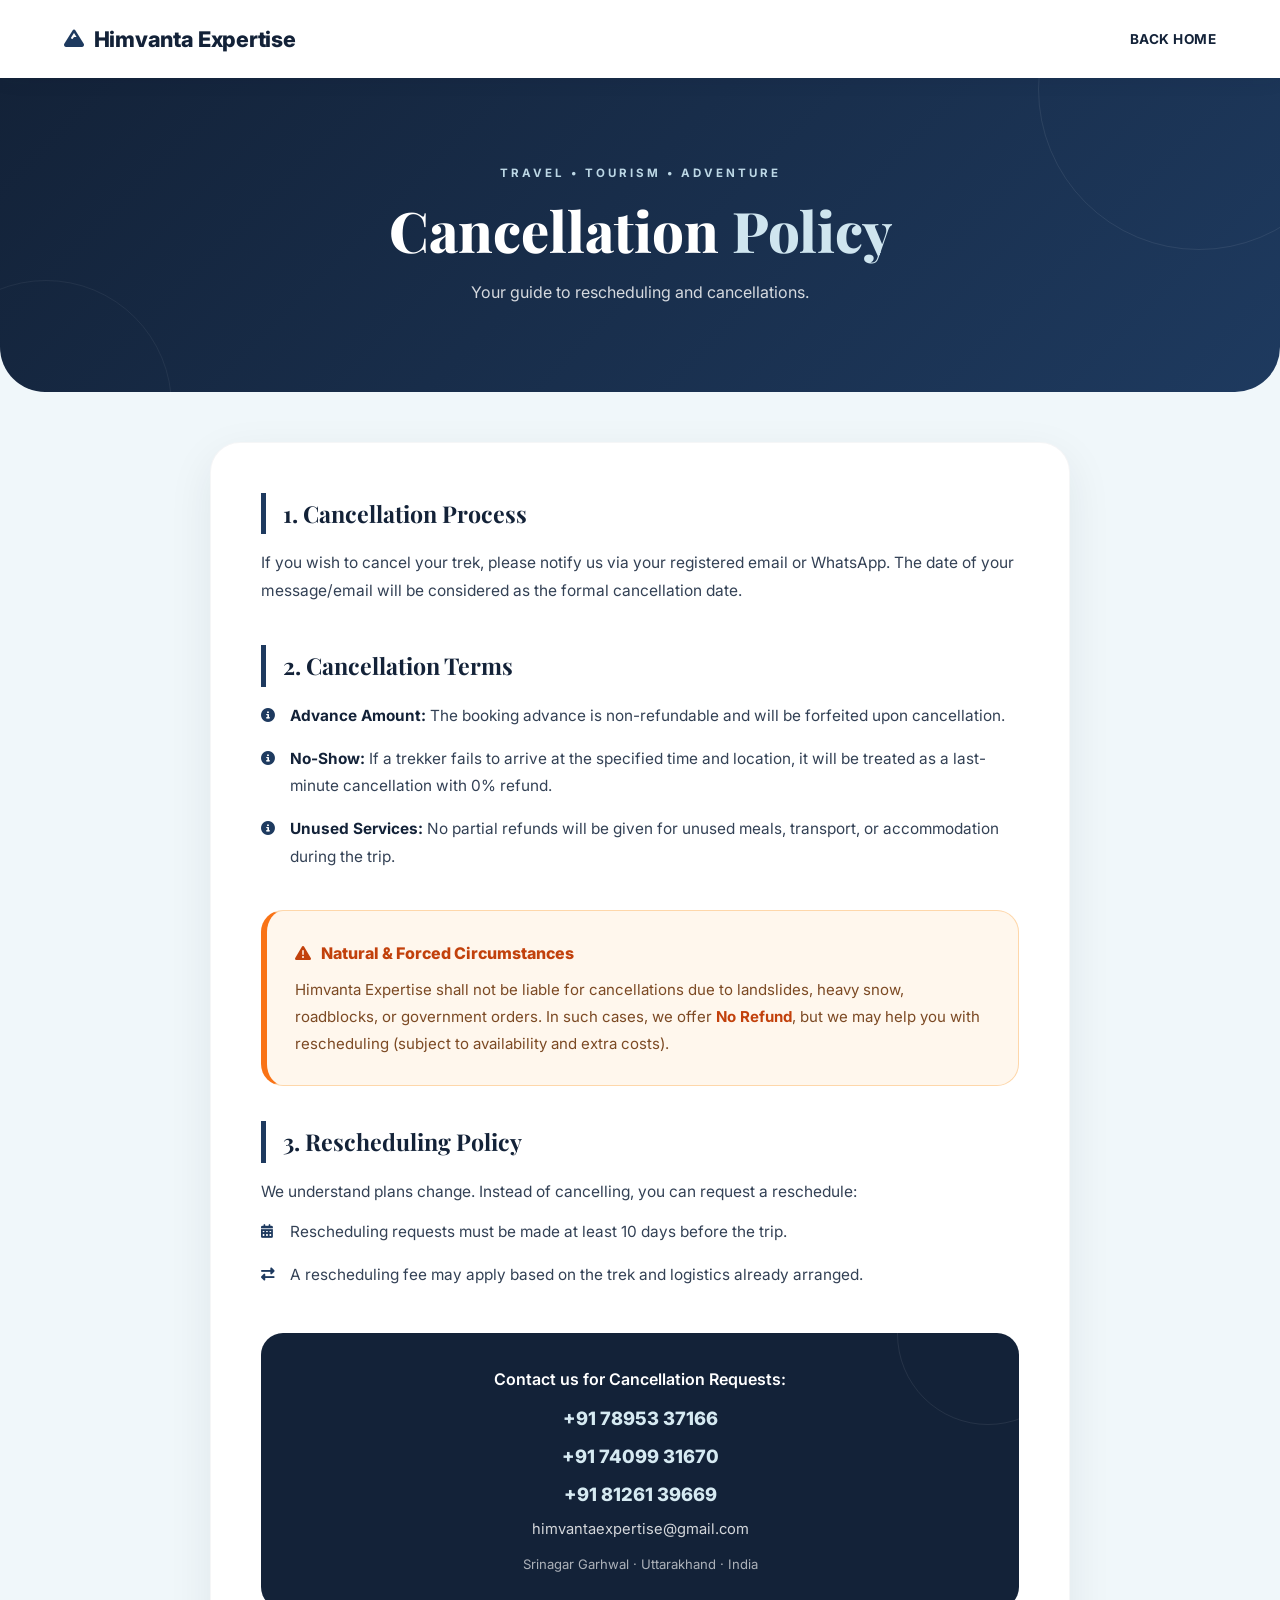
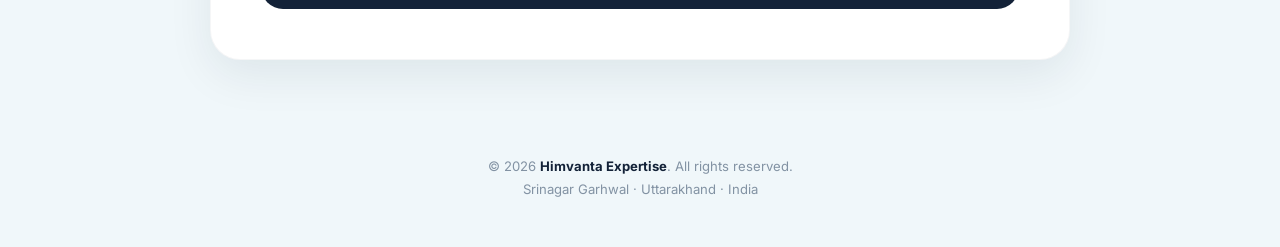
<file: cancellation.html>
<!DOCTYPE html>
<html lang="en">
<head>
    <meta charset="UTF-8">
    <meta name="viewport" content="width=device-width, initial-scale=1.0">

    <title>Cancellation Policy | Himvanta Expertise</title>

    <link rel="icon" type="image/jpeg" href="assets/LOGO.jpeg">
    <link rel="apple-touch-icon" href="assets/LOGO.jpeg">

    <link rel="stylesheet"
          href="https://cdnjs.cloudflare.com/ajax/libs/font-awesome/6.4.0/css/all.min.css">

    <link href="https://fonts.googleapis.com/css2?family=Inter:wght@300;400;500;600;700;800&family=Playfair+Display:wght@600;700;800&display=swap"
          rel="stylesheet">

    <style>
        * {
            margin: 0;
            padding: 0;
            box-sizing: border-box;
        }

        :root {
            --primary: #132238;
            --primary-light: #1e3a5f;
            --snow: #e8f4f8;
            --snow-light: #f0f7fa;
            --text: #334155;
            --muted: #64748b;
            --white: #ffffff;
            --border: #dbe7ed;
            --warning-bg: #fff7ed;
            --warning-border: #fed7aa;
            --warning-text: #c2410c;
            --shadow: 0 15px 45px rgba(19, 34, 56, 0.08);
            --font-main: 'Inter', sans-serif;
            --font-heading: 'Playfair Display', serif;
        }

        html {
            scroll-behavior: smooth;
        }

        body {
            font-family: var(--font-main);
            line-height: 1.8;
            color: var(--text);
            background: var(--snow-light);
        }

        .container {
            max-width: 900px;
            margin: 0 auto;
            padding: 0 20px;
        }

        /* =========================
           NAVBAR
        ========================= */

        nav {
            height: 78px;
            background: rgba(255, 255, 255, 0.98);
            display: flex;
            align-items: center;
            justify-content: space-between;
            padding: 0 5%;
            box-shadow: 0 2px 18px rgba(19, 34, 56, 0.08);
            position: sticky;
            top: 0;
            z-index: 1000;
        }

        .brand {
            display: flex;
            align-items: center;
            gap: 10px;
            text-decoration: none;
            color: var(--primary);
            font-size: 1.35rem;
            font-weight: 800;
            letter-spacing: -0.3px;
        }

        .brand i {
            color: var(--primary-light);
            font-size: 1.25rem;
        }

        .back-home {
            text-decoration: none;
            color: var(--primary);
            font-size: 0.85rem;
            font-weight: 700;
            letter-spacing: 0.5px;
            transition: 0.3s ease;
        }

        .back-home:hover {
            color: var(--primary-light);
        }

        /* =========================
           HEADER
        ========================= */

        .header {
            padding: 85px 0;
            text-align: center;
            background:
                linear-gradient(
                    135deg,
                    var(--primary),
                    var(--primary-light)
                );
            color: var(--white);
            border-radius: 0 0 45px 45px;
            position: relative;
            overflow: hidden;
        }

        .header::before {
            content: "";
            position: absolute;
            width: 320px;
            height: 320px;
            border: 1px solid rgba(255,255,255,0.08);
            border-radius: 50%;
            top: -150px;
            right: -80px;
        }

        .header::after {
            content: "";
            position: absolute;
            width: 250px;
            height: 250px;
            border: 1px solid rgba(255,255,255,0.06);
            border-radius: 50%;
            bottom: -140px;
            left: -80px;
        }

        .header .container {
            position: relative;
            z-index: 2;
        }

        .header-kicker {
            text-transform: uppercase;
            letter-spacing: 3px;
            font-size: 0.72rem;
            font-weight: 700;
            color: #bcd7e5;
            margin-bottom: 12px;
        }

        .header h1 {
            font-family: var(--font-heading);
            font-size: clamp(2.2rem, 5vw, 3.5rem);
            line-height: 1.2;
            font-weight: 800;
            margin-bottom: 15px;
        }

        .header h1 span {
            color: #cfe5ef;
        }

        .header p {
            max-width: 600px;
            margin: 0 auto;
            color: rgba(255,255,255,0.82);
            font-size: 1rem;
        }

        /* =========================
           CONTENT
        ========================= */

        main {
            position: relative;
        }

        .content-wrap {
            margin: 50px 0;
            background: var(--white);
            padding: 50px;
            border-radius: 30px;
            box-shadow: var(--shadow);
            border: 1px solid rgba(19, 34, 56, 0.04);
        }

        .section {
            margin-bottom: 40px;
        }

        .section:last-child {
            margin-bottom: 0;
        }

        .section h2 {
            color: var(--primary);
            font-family: var(--font-heading);
            font-size: 1.45rem;
            font-weight: 700;
            margin-bottom: 15px;
            padding-left: 17px;
            border-left: 5px solid var(--primary-light);
        }

        .section p {
            color: var(--text);
            font-size: 0.97rem;
        }

        /* =========================
           LIST
        ========================= */

        .list {
            list-style: none;
            margin-top: 12px;
        }

        .list li {
            margin-bottom: 15px;
            display: flex;
            gap: 13px;
            align-items: flex-start;
            color: var(--text);
            font-size: 0.96rem;
        }

        .list li i {
            color: var(--primary-light);
            margin-top: 7px;
            font-size: 0.85rem;
            min-width: 16px;
        }

        .list strong {
            color: var(--primary);
        }

        /* =========================
           WARNING BOX
        ========================= */

        .warning-box {
            background: var(--warning-bg);
            border: 1px solid var(--warning-border);
            padding: 28px;
            border-radius: 22px;
            border-left: 6px solid #f97316;
            margin: 35px 0;
        }

        .warning-box h4 {
            color: var(--warning-text);
            margin-bottom: 8px;
            font-size: 1rem;
            font-weight: 800;
        }

        .warning-box h4 i {
            margin-right: 7px;
        }

        .warning-box p {
            color: #7c4a24;
            font-size: 0.94rem;
        }

        .warning-box strong {
            color: var(--warning-text);
        }

        /* =========================
           CONTACT BOX
        ========================= */

        .contact-box {
            background: var(--primary);
            color: var(--white);
            padding: 32px 25px;
            border-radius: 22px;
            text-align: center;
            margin-top: 45px;
            position: relative;
            overflow: hidden;
        }

        .contact-box::before {
            content: "";
            position: absolute;
            width: 180px;
            height: 180px;
            border: 1px solid rgba(255,255,255,0.08);
            border-radius: 50%;
            right: -60px;
            top: -90px;
        }

        .contact-box p {
            position: relative;
            z-index: 2;
        }

        .contact-title {
            font-weight: 600;
            margin-bottom: 8px;
        }

        .contact-phone {
            color: #d6eaf2;
            font-weight: 800;
            font-size: 1.15rem;
            margin-top: 5px;
        }

        .contact-phone a {
            color: inherit;
            text-decoration: none;
        }

        .contact-email {
            color: rgba(255,255,255,0.82);
            font-size: 0.92rem;
            margin-top: 5px;
        }

        .contact-email a {
            color: inherit;
            text-decoration: none;
        }

        .contact-location {
            color: rgba(255,255,255,0.65);
            font-size: 0.82rem;
            margin-top: 10px;
        }

        /* =========================
           FOOTER
        ========================= */

        footer {
            text-align: center;
            padding: 45px 20px;
            color: #8292a3;
            font-size: 0.82rem;
            line-height: 1.8;
        }

        footer strong {
            color: var(--primary);
        }

        /* =========================
           RESPONSIVE
        ========================= */

        @media (max-width: 768px) {

            nav {
                height: 70px;
                padding: 0 20px;
            }

            .brand {
                font-size: 1.15rem;
            }

            .back-home {
                font-size: 0.75rem;
            }

            .header {
                padding: 65px 0;
                border-radius: 0 0 30px 30px;
            }

            .header h1 {
                font-size: 2.2rem;
            }

            .header p {
                font-size: 0.92rem;
                padding: 0 10px;
            }

            .content-wrap {
                margin: 30px 0;
                padding: 30px 22px;
                border-radius: 22px;
            }

            .section {
                margin-bottom: 32px;
            }

            .section h2 {
                font-size: 1.25rem;
            }

            .section p,
            .list li {
                font-size: 0.92rem;
            }

            .warning-box {
                padding: 22px 18px;
                border-radius: 18px;
            }

            .contact-box {
                padding: 28px 18px;
                border-radius: 18px;
            }
        }

        @media (max-width: 480px) {

            .container {
                padding: 0 15px;
            }

            nav {
                padding: 0 15px;
            }

            .brand {
                font-size: 1rem;
            }

            .brand i {
                font-size: 1rem;
            }

            .back-home {
                font-size: 0.68rem;
            }

            .header {
                padding: 55px 0;
            }

            .header h1 {
                font-size: 1.9rem;
            }

            .header-kicker {
                font-size: 0.62rem;
                letter-spacing: 2px;
            }

            .content-wrap {
                padding: 25px 18px;
                margin: 22px 0;
            }

            .section h2 {
                font-size: 1.15rem;
            }

            .list li {
                gap: 9px;
            }

            .contact-phone {
                font-size: 1rem;
            }

            footer {
                padding: 35px 15px;
            }
        }
    </style>
</head>

<body>

<!-- =========================
     NAVBAR
========================= -->

<nav>
    <a href="index.html" class="brand">
        <i class="fas fa-mountain"></i>
        Himvanta Expertise
    </a>

    <a href="index.html" class="back-home">
        BACK HOME
    </a>
</nav>


<!-- =========================
     HEADER
========================= -->

<header class="header">

    <div class="container">

        <div class="header-kicker">
            Travel • Tourism • Adventure
        </div>

        <h1>
            Cancellation <span>Policy</span>
        </h1>

        <p>
            Your guide to rescheduling and cancellations.
        </p>

    </div>

</header>


<!-- =========================
     MAIN CONTENT
========================= -->

<main class="container">

    <div class="content-wrap">


        <!-- SECTION 1 -->

        <div class="section">

            <h2>
                1. Cancellation Process
            </h2>

            <p>
                If you wish to cancel your trek, please notify us via your
                registered email or WhatsApp. The date of your message/email
                will be considered as the formal cancellation date.
            </p>

        </div>


        <!-- SECTION 2 -->

        <div class="section">

            <h2>
                2. Cancellation Terms
            </h2>

            <ul class="list">

                <li>
                    <i class="fas fa-info-circle"></i>

                    <span>
                        <strong>Advance Amount:</strong>
                        The booking advance is non-refundable and will be
                        forfeited upon cancellation.
                    </span>
                </li>

                <li>
                    <i class="fas fa-info-circle"></i>

                    <span>
                        <strong>No-Show:</strong>
                        If a trekker fails to arrive at the specified time
                        and location, it will be treated as a last-minute
                        cancellation with 0% refund.
                    </span>
                </li>

                <li>
                    <i class="fas fa-info-circle"></i>

                    <span>
                        <strong>Unused Services:</strong>
                        No partial refunds will be given for unused meals,
                        transport, or accommodation during the trip.
                    </span>
                </li>

            </ul>

        </div>


        <!-- WARNING -->

        <div class="warning-box">

            <h4>
                <i class="fas fa-exclamation-triangle"></i>
                Natural &amp; Forced Circumstances
            </h4>

            <p>
                Himvanta Expertise shall not be liable for cancellations
                due to landslides, heavy snow, roadblocks, or government
                orders. In such cases, we offer
                <strong>No Refund</strong>, but we may help you with
                rescheduling (subject to availability and extra costs).
            </p>

        </div>


        <!-- SECTION 3 -->

        <div class="section">

            <h2>
                3. Rescheduling Policy
            </h2>

            <p>
                We understand plans change. Instead of cancelling, you can
                request a reschedule:
            </p>

            <ul class="list">

                <li>
                    <i class="fas fa-calendar-alt"></i>

                    <span>
                        Rescheduling requests must be made at least
                        10 days before the trip.
                    </span>
                </li>

                <li>
                    <i class="fas fa-exchange-alt"></i>

                    <span>
                        A rescheduling fee may apply based on the trek
                        and logistics already arranged.
                    </span>
                </li>

            </ul>

        </div>


        <!-- CONTACT -->

        <div class="contact-box">

            <p class="contact-title">
                Contact us for Cancellation Requests:
            </p>

            <p class="contact-phone">
                <a href="tel:+917895337166">
                    +91 78953 37166
                </a>
            </p>

            <p class="contact-phone">
                <a href="tel:+917409931670">
                    +91 74099 31670
                </a>
            </p>

            <p class="contact-phone">
                <a href="tel:+918126139669">
                    +91 81261 39669
                </a>
            </p>

            <p class="contact-email">
                <a href="mailto:himvantaexpertise@gmail.com">
                    himvantaexpertise@gmail.com
                </a>
            </p>

            <p class="contact-location">
                Srinagar Garhwal · Uttarakhand · India
            </p>

        </div>


    </div>

</main>


<!-- =========================
     FOOTER
========================= -->

<footer>

    © 2026 <strong>Himvanta Expertise</strong>.
    All rights reserved.
    <br>

    Srinagar Garhwal · Uttarakhand · India

</footer>


</body>
</html>
</file>
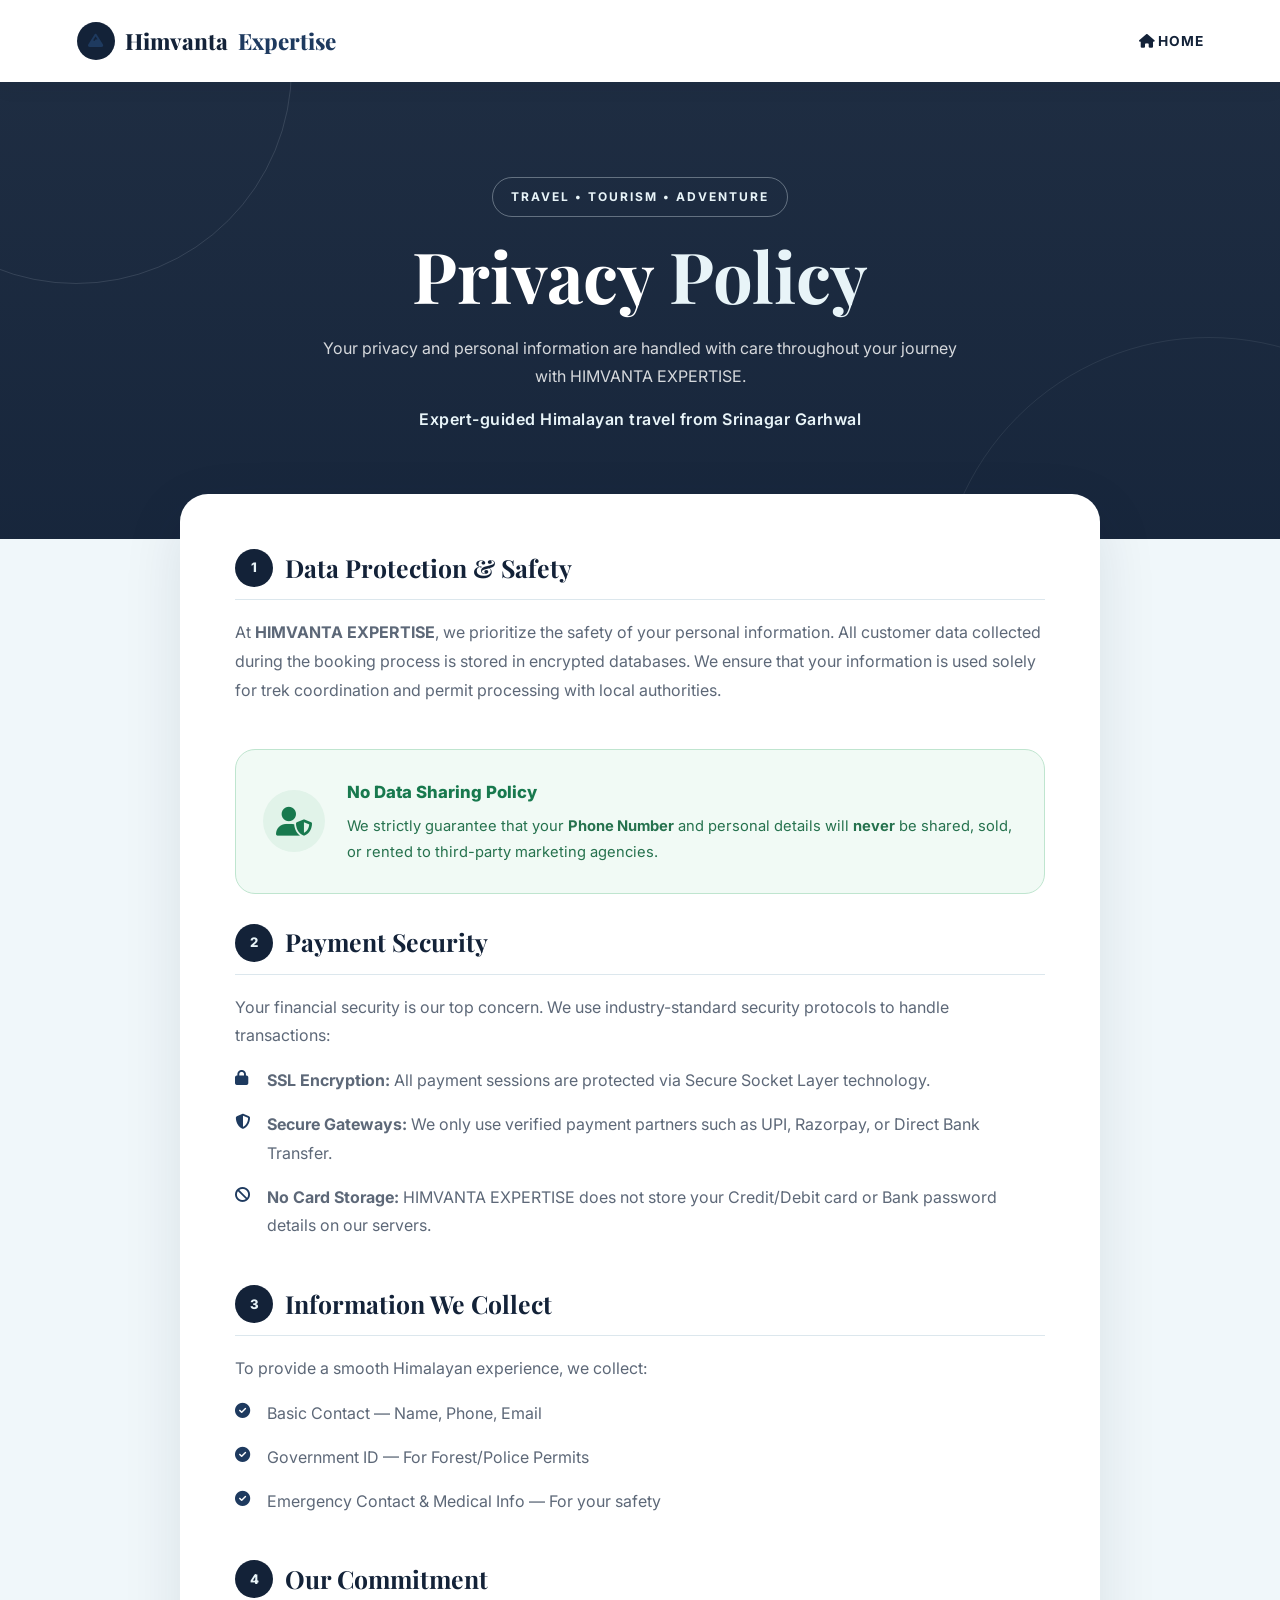
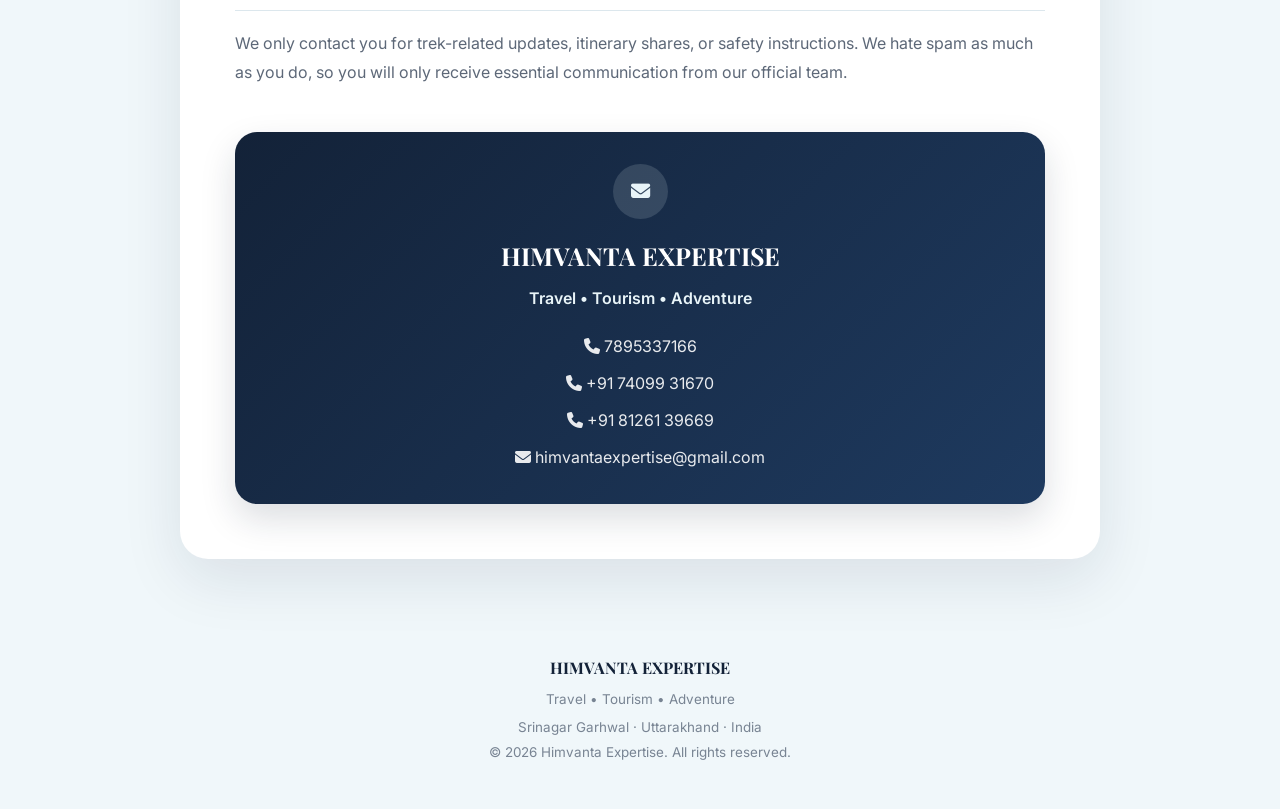
<file: privacy.html>
<!DOCTYPE html>
<html lang="en">
<head>
    <meta charset="UTF-8">
    <meta name="viewport" content="width=device-width, initial-scale=1.0">

    <title>Privacy Policy | Himvanta Expertise</title>

    <link rel="icon" type="image/jpeg" href="assets/LOGO.jpeg">
    <link rel="apple-touch-icon" href="assets/LOGO.jpeg">

    <link rel="stylesheet"
          href="https://cdnjs.cloudflare.com/ajax/libs/font-awesome/6.4.0/css/all.min.css">

    <link href="https://fonts.googleapis.com/css2?family=Inter:wght@300;400;500;600;700;800&family=Playfair+Display:wght@500;600;700;800&display=swap"
          rel="stylesheet">

    <style>

        /* ==========================================================
           HIMVANTA EXPERTISE
           PRIVACY POLICY
           Travel • Tourism • Adventure
           ========================================================== */

        * {
            margin: 0;
            padding: 0;
            box-sizing: border-box;
        }

        :root {
            --himvanta-blue: #132238;
            --himvanta-blue-light: #1e3a5f;
            --himvanta-snow: #e8f4f8;
            --himvanta-snow-light: #f0f7fa;

            --text-dark: #172033;
            --text-muted: #5d6878;

            --white: #ffffff;
            --border: #dce7ed;

            --green: #18794e;
            --green-bg: #f1faf5;
            --green-border: #bfe5cf;

            --font-body: 'Inter', sans-serif;
            --font-heading: 'Playfair Display', serif;
        }

        html {
            scroll-behavior: smooth;
        }

        body {
            font-family: var(--font-body);
            line-height: 1.8;
            color: var(--text-dark);
            background: var(--himvanta-snow-light);
            overflow-x: hidden;
        }

        a {
            text-decoration: none;
            color: inherit;
        }

        /* ==========================================================
           NAVBAR
           ========================================================== */

        nav {
            height: 82px;
            background: rgba(255, 255, 255, 0.98);

            display: flex;
            align-items: center;
            justify-content: space-between;

            padding: 0 6%;

            box-shadow: 0 3px 20px rgba(19, 34, 56, 0.08);

            position: sticky;
            top: 0;
            z-index: 1000;
        }

        .brand {
            display: inline-flex;
            align-items: center;
            gap: 10px;

            font-family: var(--font-heading);
            font-size: 1.4rem;
            font-weight: 800;

            color: var(--himvanta-blue);
        }

        .brand-icon {
            width: 38px;
            height: 38px;

            display: flex;
            align-items: center;
            justify-content: center;

            background: var(--himvanta-blue);
            color: var(--himvanta-snow);

            border-radius: 50%;

            font-size: 0.95rem;
        }

        .brand span {
            color: var(--himvanta-blue-light);
        }

        .home-link {
            color: var(--himvanta-blue);

            font-size: 0.86rem;
            font-weight: 700;

            letter-spacing: 0.7px;

            transition: 0.3s ease;
        }

        .home-link:hover {
            color: var(--himvanta-blue-light);
        }

        /* ==========================================================
           CONTAINER
           ========================================================== */

        .container {
            width: min(920px, 92%);
            margin: 0 auto;
        }

        /* ==========================================================
           POLICY HEADER
           ========================================================== */

        .policy-header {
            position: relative;
            overflow: hidden;

            padding: 95px 20px 105px;

            text-align: center;

            color: var(--white);

            background:
                linear-gradient(
                    rgba(19, 34, 56, 0.95),
                    rgba(19, 34, 56, 0.98)
                );
        }

        .policy-header::before {
            content: "";

            position: absolute;

            width: 430px;
            height: 430px;

            border: 1px solid rgba(232, 244, 248, 0.12);

            border-radius: 50%;

            top: -230px;
            left: -140px;
        }

        .policy-header::after {
            content: "";

            position: absolute;

            width: 540px;
            height: 540px;

            border: 1px solid rgba(232, 244, 248, 0.08);

            border-radius: 50%;

            right: -200px;
            bottom: -340px;
        }

        .header-content {
            position: relative;
            z-index: 2;
        }

        .header-kicker {
            display: inline-block;

            padding: 8px 18px;
            margin-bottom: 18px;

            border: 1px solid rgba(232, 244, 248, 0.35);
            border-radius: 50px;

            color: var(--himvanta-snow);

            font-size: 0.75rem;
            font-weight: 700;

            letter-spacing: 2px;
            text-transform: uppercase;
        }

        .policy-header h1 {
            font-family: var(--font-heading);

            font-size: clamp(2.6rem, 6vw, 4.4rem);
            line-height: 1.15;

            font-weight: 700;

            margin-bottom: 18px;
        }

        .policy-header h1 span {
            color: var(--himvanta-snow);
        }

        .policy-header p {
            max-width: 650px;
            margin: 0 auto;

            color: rgba(255, 255, 255, 0.82);

            font-size: 1rem;
        }

        .policy-tagline {
            margin-top: 14px !important;

            color: var(--himvanta-snow) !important;

            font-weight: 600;
            letter-spacing: 0.5px;
        }

        /* ==========================================================
           MAIN CONTENT
           ========================================================== */

        main {
            position: relative;
        }

        .content-wrap {
            position: relative;
            z-index: 5;

            margin: -45px auto 60px;

            background: var(--white);

            padding: 55px;

            border-radius: 28px;

            box-shadow:
                0 20px 60px rgba(19, 34, 56, 0.10);
        }

        /* ==========================================================
           INTRO
           ========================================================== */

        .intro-box {
            padding: 25px 28px;

            margin-bottom: 45px;

            background: var(--himvanta-snow-light);

            border-left: 5px solid var(--himvanta-blue-light);

            border-radius: 14px;
        }

        .intro-box p {
            color: var(--text-muted);
        }

        /* ==========================================================
           POLICY SECTIONS
           ========================================================== */

        .policy-section {
            margin-bottom: 45px;
        }

        .policy-section h2 {
            display: flex;
            align-items: center;
            gap: 12px;

            color: var(--himvanta-blue);

            font-family: var(--font-heading);

            font-size: 1.55rem;
            line-height: 1.3;

            margin-bottom: 18px;

            padding-bottom: 12px;

            border-bottom: 1px solid var(--border);
        }

        .section-number {
            min-width: 38px;
            height: 38px;

            display: inline-flex;
            align-items: center;
            justify-content: center;

            background: var(--himvanta-blue);

            color: var(--himvanta-snow);

            border-radius: 50%;

            font-family: var(--font-body);

            font-size: 0.82rem;
            font-weight: 800;
        }

        .policy-section p {
            color: var(--text-muted);

            margin-bottom: 16px;
        }

        /* ==========================================================
           POLICY LIST
           ========================================================== */

        .policy-list {
            list-style: none;

            margin-top: 15px;
        }

        .policy-list li {
            position: relative;

            padding-left: 32px;

            margin-bottom: 15px;

            color: var(--text-muted);
        }

        .policy-list li i {
            position: absolute;

            left: 0;
            top: 4px;

            color: var(--himvanta-blue-light);

            font-size: 0.95rem;
        }

        /* ==========================================================
           SECURITY BADGE
           ========================================================== */

        .security-badge {
            display: flex;
            align-items: center;
            gap: 22px;

            margin: 30px 0;

            padding: 27px;

            background: var(--green-bg);

            border: 1px solid var(--green-border);

            border-radius: 20px;
        }

        .security-badge-icon {
            min-width: 62px;
            height: 62px;

            display: flex;
            align-items: center;
            justify-content: center;

            background: #e1f3e9;

            border-radius: 50%;

            color: var(--green);

            font-size: 1.8rem;
        }

        .security-badge h4 {
            color: var(--green);

            font-size: 1.05rem;
            font-weight: 800;

            margin-bottom: 5px;
        }

        .security-badge p {
            color: #26724e;

            font-size: 0.92rem;

            margin: 0;
        }

        /* ==========================================================
           CONTACT BOX
           ========================================================== */

        .contact-box {
            margin-top: 15px;

            padding: 32px;

            text-align: center;

            color: var(--white);

            background:
                linear-gradient(
                    135deg,
                    var(--himvanta-blue),
                    var(--himvanta-blue-light)
                );

            border-radius: 22px;

            box-shadow:
                0 15px 35px rgba(19, 34, 56, 0.15);
        }

        .contact-icon {
            width: 55px;
            height: 55px;

            margin: 0 auto 15px;

            display: flex;
            align-items: center;
            justify-content: center;

            background: rgba(232, 244, 248, 0.14);

            color: var(--himvanta-snow);

            border-radius: 50%;

            font-size: 1.2rem;
        }

        .contact-box h3 {
            font-family: var(--font-heading);

            font-size: 1.55rem;

            margin-bottom: 5px;
        }

        .contact-tagline {
            color: var(--himvanta-snow);

            font-weight: 600;

            margin-bottom: 20px;
        }

        .contact-details {
            display: flex;
            flex-direction: column;

            gap: 8px;

            color: rgba(255, 255, 255, 0.9);
        }

        .contact-details a {
            transition: 0.3s ease;
        }

        .contact-details a:hover {
            color: var(--himvanta-snow);
        }

        /* ==========================================================
           FOOTER
           ========================================================== */

        footer {
            text-align: center;

            padding: 35px 20px 45px;

            color: #788493;

            font-size: 0.84rem;
        }

        .footer-brand {
            color: var(--himvanta-blue);

            font-family: var(--font-heading);

            font-size: 1rem;
            font-weight: 700;

            margin-bottom: 5px;
        }

        .footer-location {
            margin-top: 4px;
        }

        /* ==========================================================
           RESPONSIVE
           ========================================================== */

        @media (max-width: 768px) {

            nav {
                height: 72px;
                padding: 0 5%;
            }

            .brand {
                font-size: 1.2rem;
            }

            .brand-icon {
                width: 34px;
                height: 34px;
            }

            .policy-header {
                padding: 75px 20px 90px;
            }

            .policy-header h1 {
                font-size: 2.7rem;
            }

            .content-wrap {
                padding: 35px 25px;

                margin-top: -35px;

                border-radius: 22px;
            }

            .policy-section h2 {
                font-size: 1.35rem;
            }

            .security-badge {
                align-items: flex-start;
            }
        }

        @media (max-width: 480px) {

            .container {
                width: 94%;
            }

            nav {
                padding: 0 4%;
            }

            .brand {
                font-size: 1.02rem;
            }

            .brand-icon {
                width: 31px;
                height: 31px;

                font-size: 0.8rem;
            }

            .home-link {
                font-size: 0.72rem;
            }

            .policy-header {
                padding: 60px 18px 75px;
            }

            .policy-header h1 {
                font-size: 2.15rem;
            }

            .policy-header p {
                font-size: 0.9rem;
            }

            .content-wrap {
                padding: 28px 20px;

                margin-top: -28px;
            }

            .intro-box {
                padding: 20px;
            }

            .policy-section {
                margin-bottom: 38px;
            }

            .policy-section h2 {
                font-size: 1.18rem;
            }

            .section-number {
                min-width: 33px;
                height: 33px;

                font-size: 0.72rem;
            }

            .security-badge {
                flex-direction: column;

                align-items: center;

                text-align: center;

                padding: 24px 18px;
            }

            .contact-box {
                padding: 27px 18px;
            }
        }

    </style>
</head>

<body>


<!-- ==========================================================
     NAVIGATION
     ========================================================== -->

<nav>

    <a href="index.html" class="brand">

        <span class="brand-icon">
            <i class="fas fa-mountain"></i>
        </span>

        Himvanta <span>Expertise</span>

    </a>

    <a href="index.html" class="home-link">
        <i class="fas fa-home"></i>
        HOME
    </a>

</nav>


<!-- ==========================================================
     HEADER
     ========================================================== -->

<header class="policy-header">

    <div class="container header-content">

        <span class="header-kicker">
            Travel • Tourism • Adventure
        </span>

        <h1>
            Privacy <span>Policy</span>
        </h1>

        <p>
            Your privacy and personal information are handled with care
            throughout your journey with HIMVANTA EXPERTISE.
        </p>

        <p class="policy-tagline">
            Expert-guided Himalayan travel from Srinagar Garhwal
        </p>

    </div>

</header>


<!-- ==========================================================
     CONTENT
     ========================================================== -->

<main class="container">

    <div class="content-wrap">


        <!-- 1. DATA PROTECTION -->

        <div class="policy-section">

            <h2>
                <span class="section-number">1</span>
                Data Protection & Safety
            </h2>

            <p>
                At <strong>HIMVANTA EXPERTISE</strong>, we prioritize the
                safety of your personal information. All customer data
                collected during the booking process is stored in encrypted
                databases. We ensure that your information is used solely
                for trek coordination and permit processing with local
                authorities.
            </p>

        </div>


        <!-- SECURITY -->

        <div class="security-badge">

            <div class="security-badge-icon">
                <i class="fas fa-user-shield"></i>
            </div>

            <div>

                <h4>
                    No Data Sharing Policy
                </h4>

                <p>
                    We strictly guarantee that your
                    <strong>Phone Number</strong> and personal details will
                    <strong>never</strong> be shared, sold, or rented to
                    third-party marketing agencies.
                </p>

            </div>

        </div>


        <!-- 2. PAYMENT SECURITY -->

        <div class="policy-section">

            <h2>
                <span class="section-number">2</span>
                Payment Security
            </h2>

            <p>
                Your financial security is our top concern. We use
                industry-standard security protocols to handle transactions:
            </p>

            <ul class="policy-list">

                <li>
                    <i class="fas fa-lock"></i>

                    <span>
                        <strong>SSL Encryption:</strong>
                        All payment sessions are protected via Secure Socket
                        Layer technology.
                    </span>
                </li>

                <li>
                    <i class="fas fa-shield-halved"></i>

                    <span>
                        <strong>Secure Gateways:</strong>
                        We only use verified payment partners such as UPI,
                        Razorpay, or Direct Bank Transfer.
                    </span>
                </li>

                <li>
                    <i class="fas fa-ban"></i>

                    <span>
                        <strong>No Card Storage:</strong>
                        HIMVANTA EXPERTISE does not store your Credit/Debit
                        card or Bank password details on our servers.
                    </span>
                </li>

            </ul>

        </div>


        <!-- 3. INFORMATION COLLECTED -->

        <div class="policy-section">

            <h2>
                <span class="section-number">3</span>
                Information We Collect
            </h2>

            <p>
                To provide a smooth Himalayan experience, we collect:
            </p>

            <ul class="policy-list">

                <li>
                    <i class="fas fa-check-circle"></i>

                    <span>
                        Basic Contact — Name, Phone, Email
                    </span>
                </li>

                <li>
                    <i class="fas fa-check-circle"></i>

                    <span>
                        Government ID — For Forest/Police Permits
                    </span>
                </li>

                <li>
                    <i class="fas fa-check-circle"></i>

                    <span>
                        Emergency Contact & Medical Info — For your safety
                    </span>
                </li>

            </ul>

        </div>


        <!-- 4. COMMITMENT -->

        <div class="policy-section">

            <h2>
                <span class="section-number">4</span>
                Our Commitment
            </h2>

            <p>
                We only contact you for trek-related updates, itinerary
                shares, or safety instructions. We hate spam as much as you
                do, so you will only receive essential communication from
                our official team.
            </p>

        </div>


        <!-- CONTACT -->

        <div class="contact-box">

            <div class="contact-icon">
                <i class="fas fa-envelope"></i>
            </div>

            <h3>
                HIMVANTA EXPERTISE
            </h3>

            <p class="contact-tagline">
                Travel • Tourism • Adventure
            </p>

            <div class="contact-details">

                <a href="tel:7895337166">
                    <i class="fas fa-phone"></i>
                    7895337166
                </a>

                <a href="tel:+917409931670">
                    <i class="fas fa-phone"></i>
                    +91 74099 31670
                </a>

                <a href="tel:+918126139669">
                    <i class="fas fa-phone"></i>
                    +91 81261 39669
                </a>

                <a href="mailto:himvantaexpertise@gmail.com">
                    <i class="fas fa-envelope"></i>
                    himvantaexpertise@gmail.com
                </a>

            </div>

        </div>

    </div>

</main>


<!-- ==========================================================
     FOOTER
     ========================================================== -->

<footer>

    <div class="footer-brand">
        HIMVANTA EXPERTISE
    </div>

    <p>
        Travel • Tourism • Adventure
    </p>

    <p class="footer-location">
        Srinagar Garhwal · Uttarakhand · India
    </p>

    <p>
        © 2026 Himvanta Expertise. All rights reserved.
    </p>

</footer>


</body>
</html>
</file>
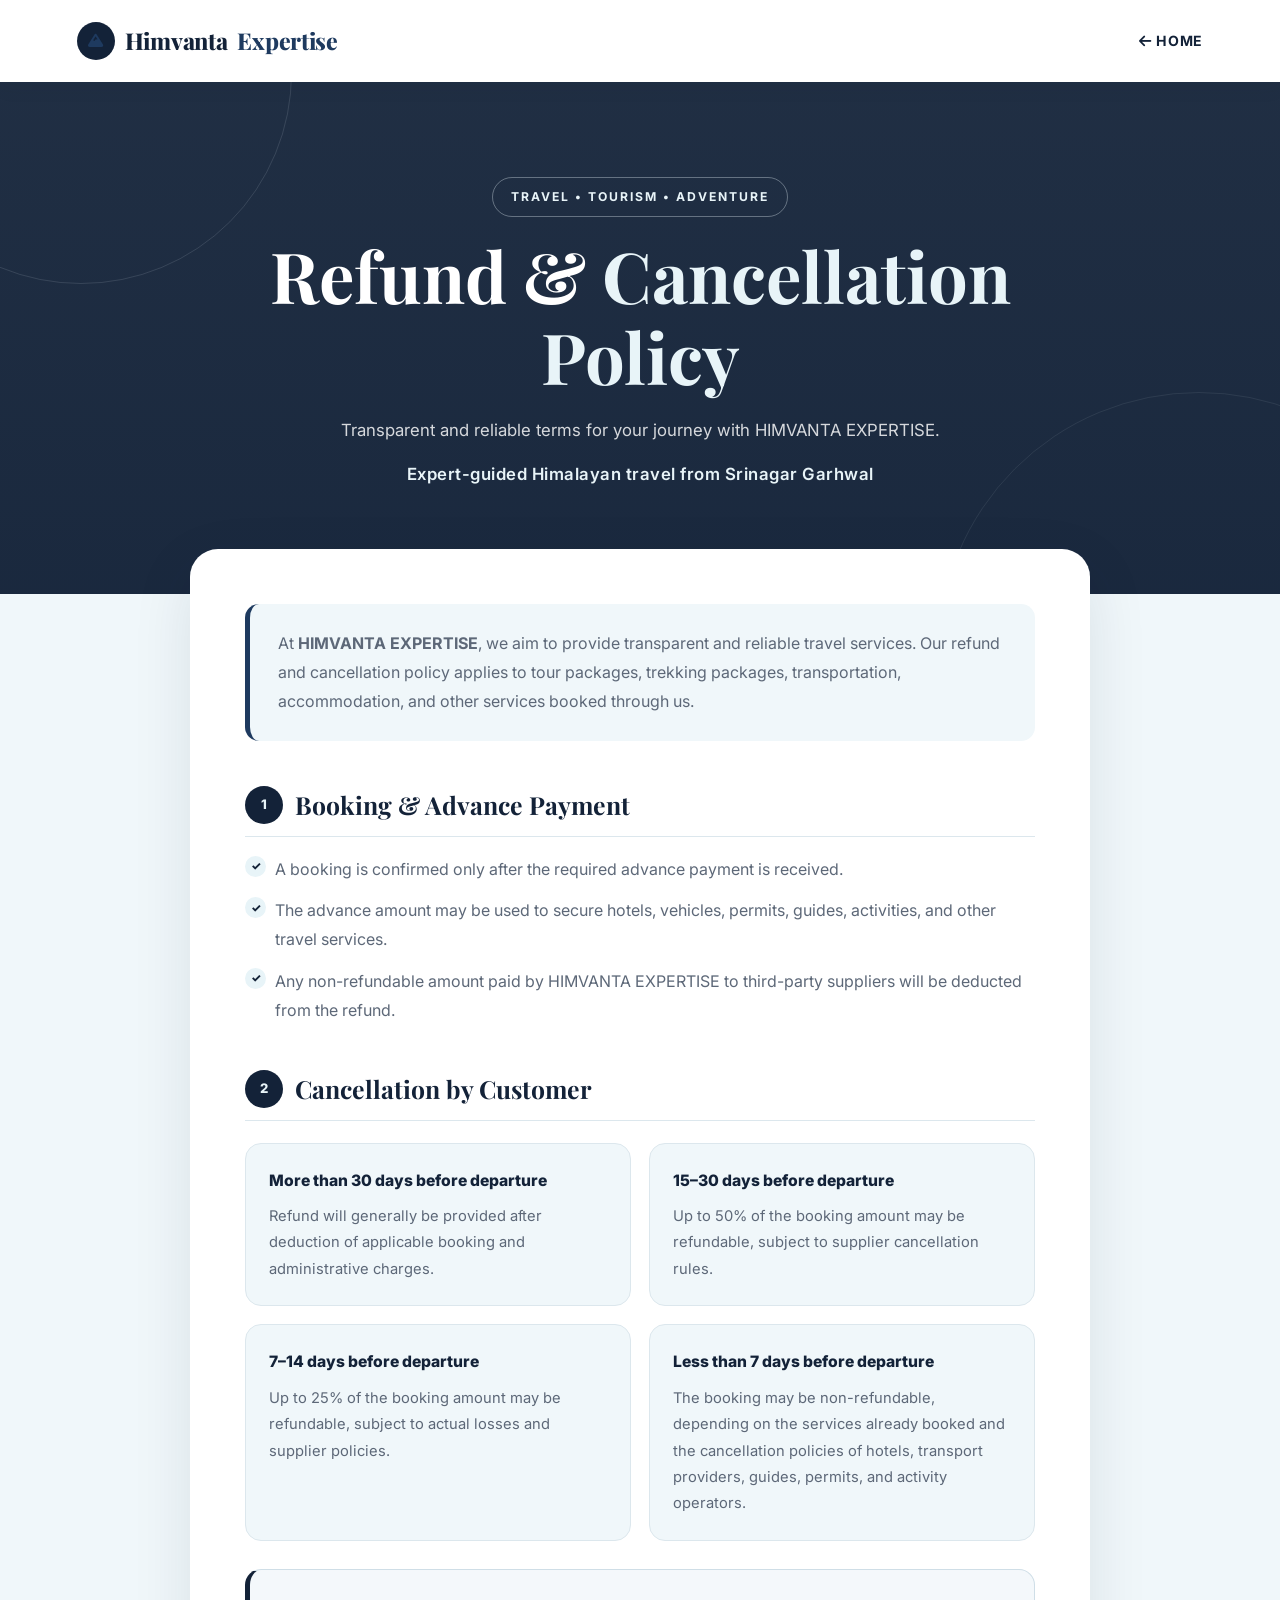
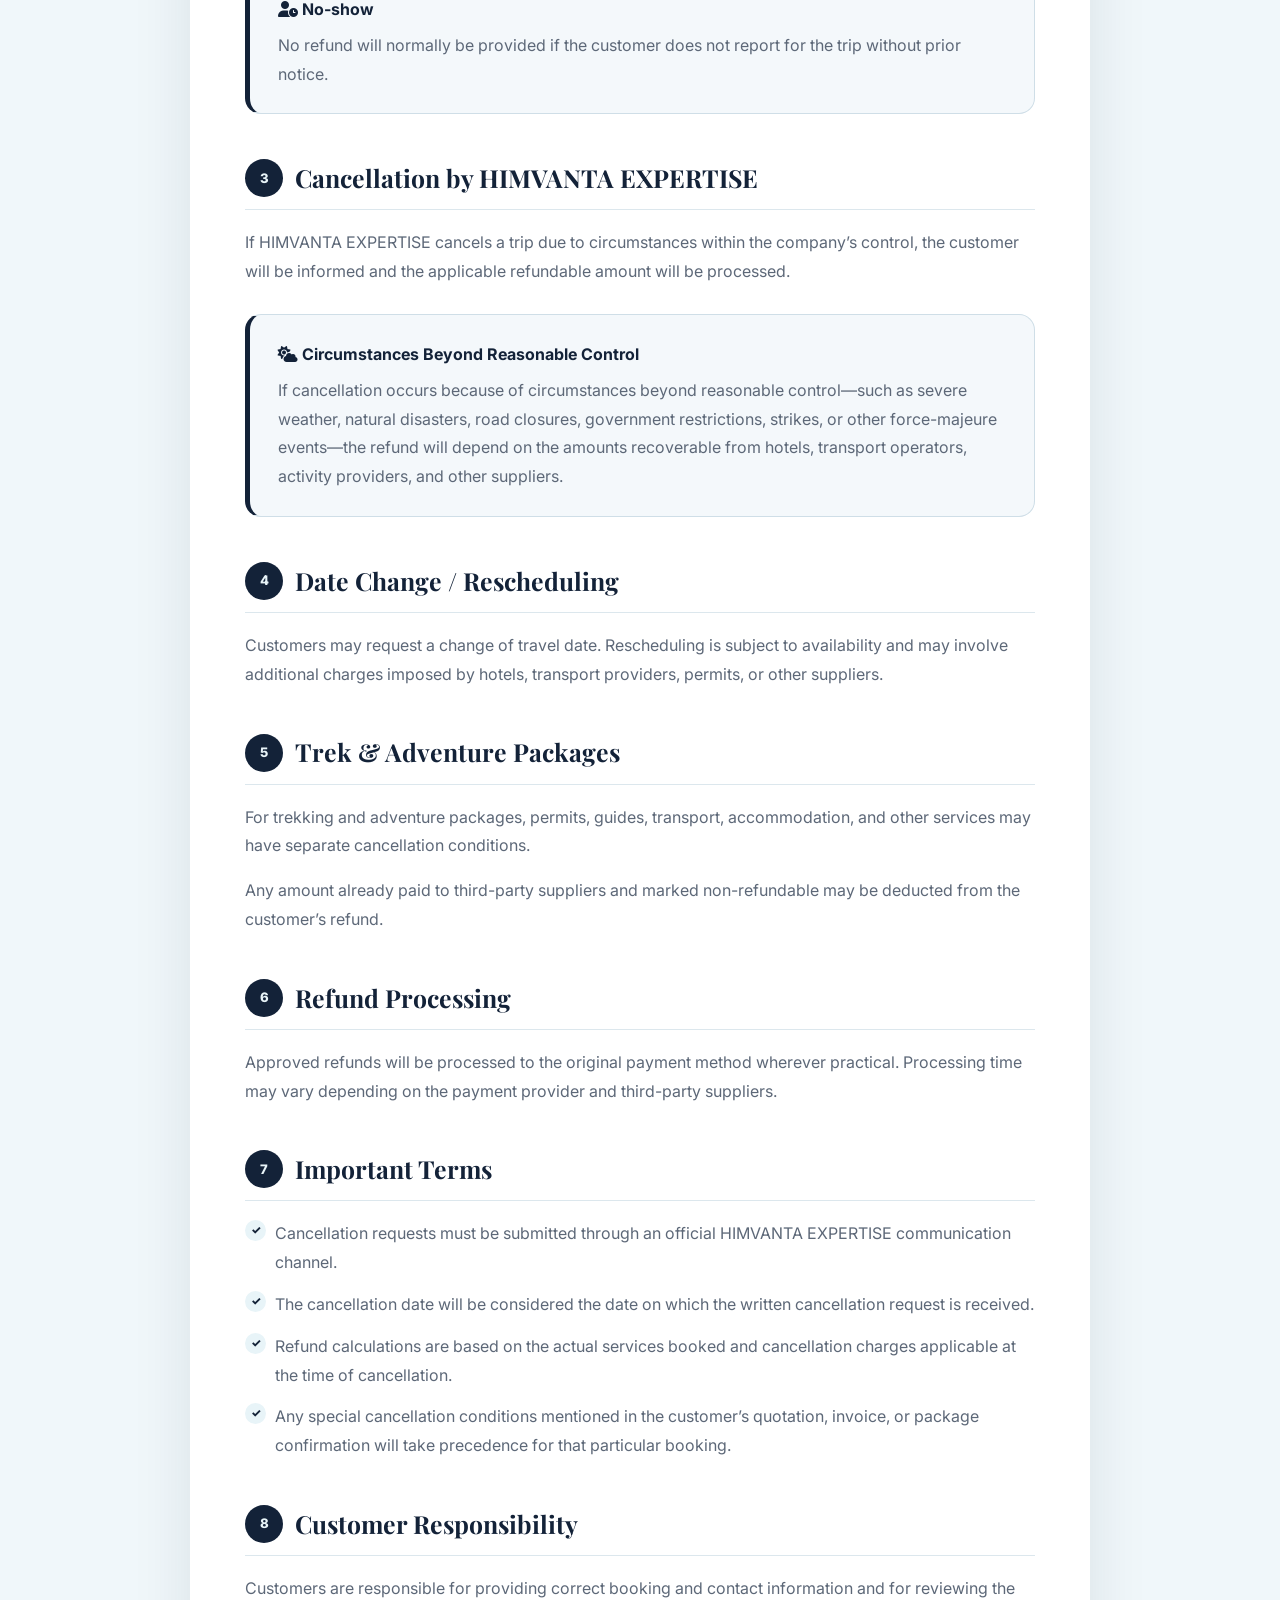
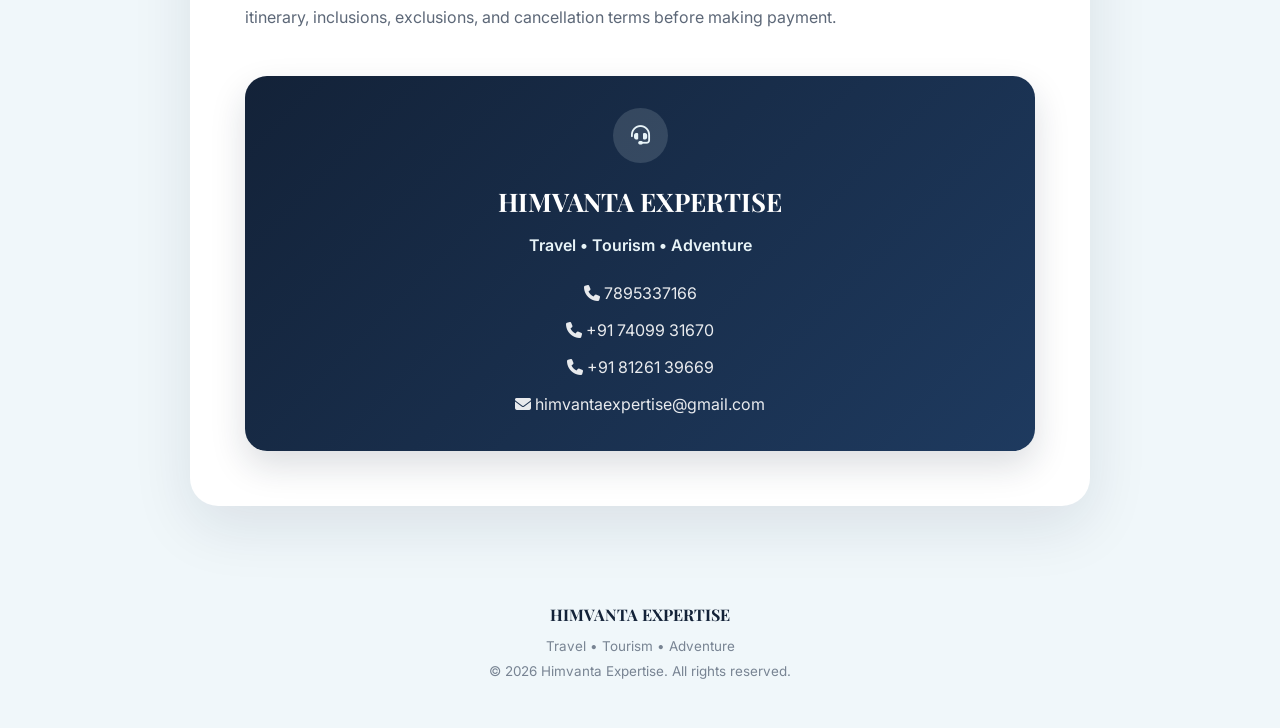
<file: refund.html>
<!DOCTYPE html>
<html lang="en">
<head>
    <meta charset="UTF-8">
    <meta name="viewport" content="width=device-width, initial-scale=1.0">

    <title>Refund & Cancellation Policy | Himvanta Expertise</title>

    <link rel="icon" type="image/jpeg" href="assets/LOGO.jpeg">
    <link rel="apple-touch-icon" href="assets/LOGO.jpeg">

    <link rel="stylesheet"
          href="https://cdnjs.cloudflare.com/ajax/libs/font-awesome/6.4.0/css/all.min.css">

    <link href="https://fonts.googleapis.com/css2?family=Inter:wght@300;400;500;600;700;800&family=Playfair+Display:wght@500;600;700;800&display=swap"
          rel="stylesheet">

    <style>

        /* ==========================================================
           HIMVANTA EXPERTISE
           REFUND & CANCELLATION POLICY
           Travel • Tourism • Adventure
           ========================================================== */

        * {
            margin: 0;
            padding: 0;
            box-sizing: border-box;
        }

        :root {
            --himvanta-blue: #132238;
            --himvanta-blue-light: #1e3a5f;
            --himvanta-snow: #e8f4f8;
            --himvanta-snow-light: #f0f7fa;

            --text-dark: #172033;
            --text-muted: #5d6878;

            --white: #ffffff;
            --border: #dce7ed;

            --danger-bg: #fff5f5;
            --danger-border: #f1caca;
            --danger-text: #8f2525;

            --font-body: 'Inter', sans-serif;
            --font-heading: 'Playfair Display', serif;
        }

        html {
            scroll-behavior: smooth;
        }

        body {
            font-family: var(--font-body);
            line-height: 1.8;
            color: var(--text-dark);
            background: var(--himvanta-snow-light);
            overflow-x: hidden;
        }

        a {
            text-decoration: none;
            color: inherit;
        }

        /* ==========================================================
           NAVBAR
           ========================================================== */

        nav {
            height: 82px;
            background: rgba(255, 255, 255, 0.98);
            display: flex;
            align-items: center;
            justify-content: space-between;
            padding: 0 6%;
            box-shadow: 0 3px 20px rgba(19, 34, 56, 0.08);
            position: sticky;
            top: 0;
            z-index: 1000;
        }

        .brand {
            display: inline-flex;
            align-items: center;
            gap: 10px;
            font-family: var(--font-heading);
            font-weight: 800;
            font-size: 1.45rem;
            color: var(--himvanta-blue);
            letter-spacing: -0.3px;
        }

        .brand-icon {
            width: 38px;
            height: 38px;
            border-radius: 50%;
            background: var(--himvanta-blue);
            color: var(--himvanta-snow);
            display: flex;
            align-items: center;
            justify-content: center;
            font-size: 0.95rem;
        }

        .brand span {
            color: var(--himvanta-blue-light);
        }

        .home-link {
            color: var(--himvanta-blue);
            font-weight: 700;
            font-size: 0.88rem;
            letter-spacing: 0.8px;
            transition: 0.3s ease;
        }

        .home-link:hover {
            color: var(--himvanta-blue-light);
        }

        /* ==========================================================
           CONTAINER
           ========================================================== */

        .container {
            width: min(900px, 92%);
            margin: 0 auto;
        }

        /* ==========================================================
           HERO / HEADER
           ========================================================== */

        .refund-header {
            position: relative;
            overflow: hidden;
            padding: 95px 20px 105px;
            text-align: center;
            color: var(--white);

            background:
                linear-gradient(
                    rgba(19, 34, 56, 0.94),
                    rgba(19, 34, 56, 0.97)
                );
        }

        .refund-header::before {
            content: "";
            position: absolute;
            width: 420px;
            height: 420px;
            border: 1px solid rgba(232, 244, 248, 0.12);
            border-radius: 50%;
            top: -220px;
            left: -130px;
        }

        .refund-header::after {
            content: "";
            position: absolute;
            width: 520px;
            height: 520px;
            border: 1px solid rgba(232, 244, 248, 0.08);
            border-radius: 50%;
            bottom: -320px;
            right: -180px;
        }

        .header-content {
            position: relative;
            z-index: 2;
        }

        .header-kicker {
            display: inline-block;
            margin-bottom: 18px;
            padding: 8px 18px;
            border: 1px solid rgba(232, 244, 248, 0.35);
            border-radius: 50px;
            color: var(--himvanta-snow);
            font-size: 0.76rem;
            font-weight: 700;
            letter-spacing: 2px;
            text-transform: uppercase;
        }

        .refund-header h1 {
            font-family: var(--font-heading);
            font-size: clamp(2.5rem, 6vw, 4.4rem);
            line-height: 1.15;
            font-weight: 700;
            margin-bottom: 18px;
        }

        .refund-header h1 span {
            color: var(--himvanta-snow);
        }

        .refund-header p {
            max-width: 620px;
            margin: 0 auto;
            color: rgba(255, 255, 255, 0.82);
            font-size: 1.05rem;
        }

        .tagline {
            margin-top: 14px !important;
            color: var(--himvanta-snow) !important;
            font-weight: 600;
            letter-spacing: 0.5px;
        }

        /* ==========================================================
           POLICY CONTENT
           ========================================================== */

        main {
            position: relative;
        }

        .content-wrap {
            margin: -45px auto 60px;
            position: relative;
            z-index: 5;

            background: var(--white);
            padding: 55px;
            border-radius: 28px;

            box-shadow:
                0 20px 60px rgba(19, 34, 56, 0.10);
        }

        .intro-box {
            padding: 25px 28px;
            margin-bottom: 45px;

            background: var(--himvanta-snow-light);
            border-left: 5px solid var(--himvanta-blue-light);
            border-radius: 14px;
        }

        .intro-box p {
            color: var(--text-muted);
        }

        /* ==========================================================
           POLICY SECTIONS
           ========================================================== */

        .policy-section {
            margin-bottom: 45px;
        }

        .policy-section:last-of-type {
            margin-bottom: 35px;
        }

        .policy-section h2 {
            display: flex;
            align-items: center;
            gap: 12px;

            color: var(--himvanta-blue);
            font-family: var(--font-heading);
            font-size: 1.55rem;
            line-height: 1.3;

            margin-bottom: 18px;
            padding-bottom: 12px;

            border-bottom: 1px solid var(--border);
        }

        .section-number {
            min-width: 38px;
            height: 38px;

            display: inline-flex;
            align-items: center;
            justify-content: center;

            background: var(--himvanta-blue);
            color: var(--himvanta-snow);

            border-radius: 50%;

            font-family: var(--font-body);
            font-size: 0.82rem;
            font-weight: 800;
        }

        .policy-section p {
            color: var(--text-muted);
            margin-bottom: 16px;
        }

        /* ==========================================================
           POLICY LIST
           ========================================================== */

        .policy-list {
            list-style: none;
            margin-top: 15px;
        }

        .policy-list li {
            position: relative;
            padding-left: 30px;
            margin-bottom: 13px;
            color: var(--text-muted);
        }

        .policy-list li::before {
            content: "✓";
            position: absolute;
            left: 0;
            top: 1px;

            width: 21px;
            height: 21px;

            display: flex;
            align-items: center;
            justify-content: center;

            border-radius: 50%;

            background: var(--himvanta-snow);
            color: var(--himvanta-blue);

            font-size: 0.72rem;
            font-weight: 800;
        }

        /* ==========================================================
           CANCELLATION PERIOD BOXES
           ========================================================== */

        .cancellation-grid {
            display: grid;
            grid-template-columns: repeat(2, 1fr);
            gap: 18px;
            margin-top: 22px;
        }

        .cancellation-card {
            padding: 23px;
            background: var(--himvanta-snow-light);
            border: 1px solid var(--border);
            border-radius: 16px;
            transition: 0.3s ease;
        }

        .cancellation-card:hover {
            transform: translateY(-3px);
            box-shadow: 0 10px 25px rgba(19, 34, 56, 0.07);
        }

        .cancellation-card h3 {
            color: var(--himvanta-blue);
            font-size: 0.98rem;
            font-weight: 800;
            margin-bottom: 8px;
        }

        .cancellation-card p {
            margin: 0;
            font-size: 0.92rem;
        }

        /* ==========================================================
           IMPORTANT / FORCE MAJEURE BOX
           ========================================================== */

        .important-box {
            margin: 28px 0;
            padding: 25px 28px;

            background: #f4f8fb;
            border: 1px solid #cfdee7;
            border-left: 5px solid var(--himvanta-blue);
            border-radius: 16px;
        }

        .important-box strong {
            display: block;
            color: var(--himvanta-blue);
            margin-bottom: 7px;
        }

        .important-box p {
            margin: 0;
        }

        /* ==========================================================
           CONTACT BOX
           ========================================================== */

        .contact-box {
            margin-top: 15px;
            padding: 32px;

            background:
                linear-gradient(
                    135deg,
                    var(--himvanta-blue),
                    var(--himvanta-blue-light)
                );

            border-radius: 22px;
            text-align: center;
            color: var(--white);

            box-shadow: 0 15px 35px rgba(19, 34, 56, 0.15);
        }

        .contact-icon {
            width: 55px;
            height: 55px;
            margin: 0 auto 15px;

            display: flex;
            align-items: center;
            justify-content: center;

            border-radius: 50%;

            background: rgba(232, 244, 248, 0.14);
            color: var(--himvanta-snow);

            font-size: 1.2rem;
        }

        .contact-box h2 {
            font-family: var(--font-heading);
            font-size: 1.6rem;
            margin-bottom: 6px;
        }

        .contact-box .contact-tagline {
            color: var(--himvanta-snow);
            font-weight: 600;
            margin-bottom: 20px;
        }

        .contact-details {
            display: flex;
            flex-direction: column;
            gap: 8px;
            color: rgba(255, 255, 255, 0.9);
        }

        .contact-details a {
            transition: 0.3s ease;
        }

        .contact-details a:hover {
            color: var(--himvanta-snow);
        }

        /* ==========================================================
           FOOTER
           ========================================================== */

        footer {
            text-align: center;
            padding: 35px 20px 45px;
            color: #788493;
            font-size: 0.84rem;
        }

        .footer-brand {
            font-family: var(--font-heading);
            color: var(--himvanta-blue);
            font-weight: 700;
            font-size: 1rem;
            margin-bottom: 5px;
        }

        /* ==========================================================
           RESPONSIVE
           ========================================================== */

        @media (max-width: 768px) {

            nav {
                height: 72px;
                padding: 0 5%;
            }

            .brand {
                font-size: 1.2rem;
            }

            .brand-icon {
                width: 34px;
                height: 34px;
            }

            .refund-header {
                padding: 75px 20px 90px;
            }

            .refund-header h1 {
                font-size: 2.7rem;
            }

            .content-wrap {
                padding: 35px 25px;
                margin-top: -35px;
                border-radius: 22px;
            }

            .cancellation-grid {
                grid-template-columns: 1fr;
            }

            .policy-section h2 {
                font-size: 1.35rem;
            }
        }

        @media (max-width: 480px) {

            .container {
                width: 94%;
            }

            nav {
                padding: 0 4%;
            }

            .brand {
                font-size: 1.05rem;
            }

            .brand-icon {
                width: 31px;
                height: 31px;
                font-size: 0.8rem;
            }

            .home-link {
                font-size: 0.75rem;
            }

            .refund-header {
                padding: 60px 18px 75px;
            }

            .refund-header h1 {
                font-size: 2.15rem;
            }

            .refund-header p {
                font-size: 0.92rem;
            }

            .content-wrap {
                padding: 28px 20px;
                margin-top: -28px;
            }

            .intro-box {
                padding: 20px;
            }

            .policy-section {
                margin-bottom: 38px;
            }

            .policy-section h2 {
                font-size: 1.2rem;
            }

            .section-number {
                min-width: 33px;
                height: 33px;
                font-size: 0.72rem;
            }

            .cancellation-card {
                padding: 19px;
            }

            .important-box {
                padding: 21px;
            }

            .contact-box {
                padding: 27px 18px;
            }
        }

    </style>
</head>

<body>

<!-- ==========================================================
     NAVIGATION
     ========================================================== -->

<nav>

    <a href="index.html" class="brand">
        <span class="brand-icon">
            <i class="fas fa-mountain"></i>
        </span>
        Himvanta <span>Expertise</span>
    </a>

    <a href="index.html" class="home-link">
        <i class="fas fa-arrow-left"></i>
        HOME
    </a>

</nav>


<!-- ==========================================================
     PAGE HEADER
     ========================================================== -->

<header class="refund-header">

    <div class="container header-content">

        <span class="header-kicker">
            Travel • Tourism • Adventure
        </span>

        <h1>
            Refund & <span>Cancellation Policy</span>
        </h1>

        <p>
            Transparent and reliable terms for your journey with
            HIMVANTA EXPERTISE.
        </p>

        <p class="tagline">
            Expert-guided Himalayan travel from Srinagar Garhwal
        </p>

    </div>

</header>


<!-- ==========================================================
     POLICY CONTENT
     ========================================================== -->

<main class="container">

    <div class="content-wrap">

        <div class="intro-box">

            <p>
                At <strong>HIMVANTA EXPERTISE</strong>, we aim to provide
                transparent and reliable travel services. Our refund and
                cancellation policy applies to tour packages, trekking
                packages, transportation, accommodation, and other services
                booked through us.
            </p>

        </div>


        <!-- 1 -->

        <div class="policy-section">

            <h2>
                <span class="section-number">1</span>
                Booking & Advance Payment
            </h2>

            <ul class="policy-list">

                <li>
                    A booking is confirmed only after the required advance
                    payment is received.
                </li>

                <li>
                    The advance amount may be used to secure hotels, vehicles,
                    permits, guides, activities, and other travel services.
                </li>

                <li>
                    Any non-refundable amount paid by HIMVANTA EXPERTISE to
                    third-party suppliers will be deducted from the refund.
                </li>

            </ul>

        </div>


        <!-- 2 -->

        <div class="policy-section">

            <h2>
                <span class="section-number">2</span>
                Cancellation by Customer
            </h2>

            <div class="cancellation-grid">

                <div class="cancellation-card">

                    <h3>
                        More than 30 days before departure
                    </h3>

                    <p>
                        Refund will generally be provided after deduction of
                        applicable booking and administrative charges.
                    </p>

                </div>


                <div class="cancellation-card">

                    <h3>
                        15–30 days before departure
                    </h3>

                    <p>
                        Up to 50% of the booking amount may be refundable,
                        subject to supplier cancellation rules.
                    </p>

                </div>


                <div class="cancellation-card">

                    <h3>
                        7–14 days before departure
                    </h3>

                    <p>
                        Up to 25% of the booking amount may be refundable,
                        subject to actual losses and supplier policies.
                    </p>

                </div>


                <div class="cancellation-card">

                    <h3>
                        Less than 7 days before departure
                    </h3>

                    <p>
                        The booking may be non-refundable, depending on the
                        services already booked and the cancellation policies
                        of hotels, transport providers, guides, permits, and
                        activity operators.
                    </p>

                </div>

            </div>


            <div class="important-box">

                <strong>
                    <i class="fas fa-user-clock"></i>
                    No-show
                </strong>

                <p>
                    No refund will normally be provided if the customer does
                    not report for the trip without prior notice.
                </p>

            </div>

        </div>


        <!-- 3 -->

        <div class="policy-section">

            <h2>
                <span class="section-number">3</span>
                Cancellation by HIMVANTA EXPERTISE
            </h2>

            <p>
                If HIMVANTA EXPERTISE cancels a trip due to circumstances
                within the company’s control, the customer will be informed
                and the applicable refundable amount will be processed.
            </p>

            <div class="important-box">

                <strong>
                    <i class="fas fa-cloud-sun"></i>
                    Circumstances Beyond Reasonable Control
                </strong>

                <p>
                    If cancellation occurs because of circumstances beyond
                    reasonable control—such as severe weather, natural
                    disasters, road closures, government restrictions,
                    strikes, or other force-majeure events—the refund will
                    depend on the amounts recoverable from hotels, transport
                    operators, activity providers, and other suppliers.
                </p>

            </div>

        </div>


        <!-- 4 -->

        <div class="policy-section">

            <h2>
                <span class="section-number">4</span>
                Date Change / Rescheduling
            </h2>

            <p>
                Customers may request a change of travel date. Rescheduling
                is subject to availability and may involve additional charges
                imposed by hotels, transport providers, permits, or other
                suppliers.
            </p>

        </div>


        <!-- 5 -->

        <div class="policy-section">

            <h2>
                <span class="section-number">5</span>
                Trek & Adventure Packages
            </h2>

            <p>
                For trekking and adventure packages, permits, guides,
                transport, accommodation, and other services may have
                separate cancellation conditions.
            </p>

            <p>
                Any amount already paid to third-party suppliers and marked
                non-refundable may be deducted from the customer’s refund.
            </p>

        </div>


        <!-- 6 -->

        <div class="policy-section">

            <h2>
                <span class="section-number">6</span>
                Refund Processing
            </h2>

            <p>
                Approved refunds will be processed to the original payment
                method wherever practical. Processing time may vary depending
                on the payment provider and third-party suppliers.
            </p>

        </div>


        <!-- 7 -->

        <div class="policy-section">

            <h2>
                <span class="section-number">7</span>
                Important Terms
            </h2>

            <ul class="policy-list">

                <li>
                    Cancellation requests must be submitted through an
                    official HIMVANTA EXPERTISE communication channel.
                </li>

                <li>
                    The cancellation date will be considered the date on
                    which the written cancellation request is received.
                </li>

                <li>
                    Refund calculations are based on the actual services
                    booked and cancellation charges applicable at the time
                    of cancellation.
                </li>

                <li>
                    Any special cancellation conditions mentioned in the
                    customer’s quotation, invoice, or package confirmation
                    will take precedence for that particular booking.
                </li>

            </ul>

        </div>


        <!-- 8 -->

        <div class="policy-section">

            <h2>
                <span class="section-number">8</span>
                Customer Responsibility
            </h2>

            <p>
                Customers are responsible for providing correct booking and
                contact information and for reviewing the itinerary,
                inclusions, exclusions, and cancellation terms before making
                payment.
            </p>

        </div>


        <!-- CONTACT -->

        <div class="contact-box">

            <div class="contact-icon">
                <i class="fas fa-headset"></i>
            </div>

            <h2>
                HIMVANTA EXPERTISE
            </h2>

            <p class="contact-tagline">
                Travel • Tourism • Adventure
            </p>

            <div class="contact-details">

                <a href="tel:7895337166">
                    <i class="fas fa-phone"></i>
                    7895337166
                </a>

                <a href="tel:+917409931670">
                    <i class="fas fa-phone"></i>
                    +91 74099 31670
                </a>

                <a href="tel:+918126139669">
                    <i class="fas fa-phone"></i>
                    +91 81261 39669
                </a>

                <a href="mailto:himvantaexpertise@gmail.com">
                    <i class="fas fa-envelope"></i>
                    himvantaexpertise@gmail.com
                </a>

            </div>

        </div>

    </div>

</main>


<!-- ==========================================================
     FOOTER
     ========================================================== -->

<footer>

    <div class="footer-brand">
        HIMVANTA EXPERTISE
    </div>

    <p>
        Travel • Tourism • Adventure
    </p>

    <p>
        © 2026 Himvanta Expertise. All rights reserved.
    </p>

</footer>


</body>
</html>
</file>
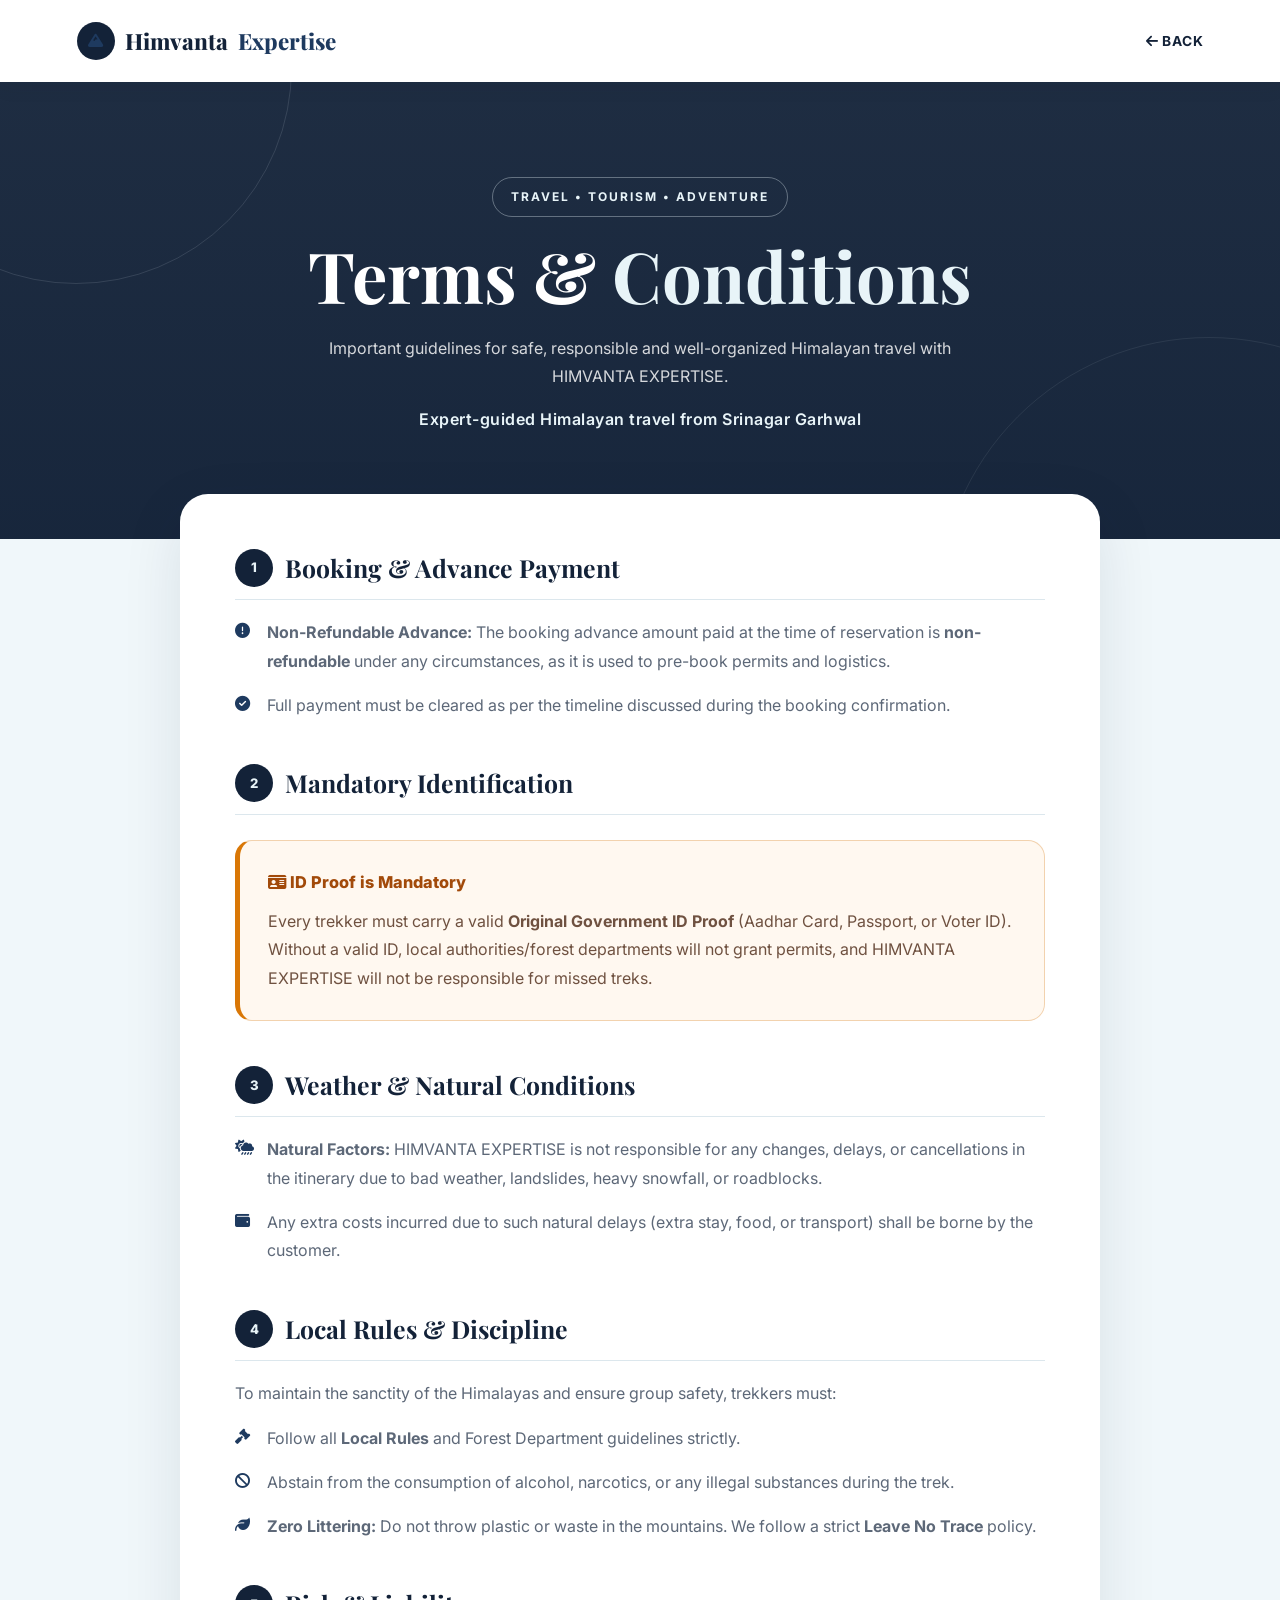
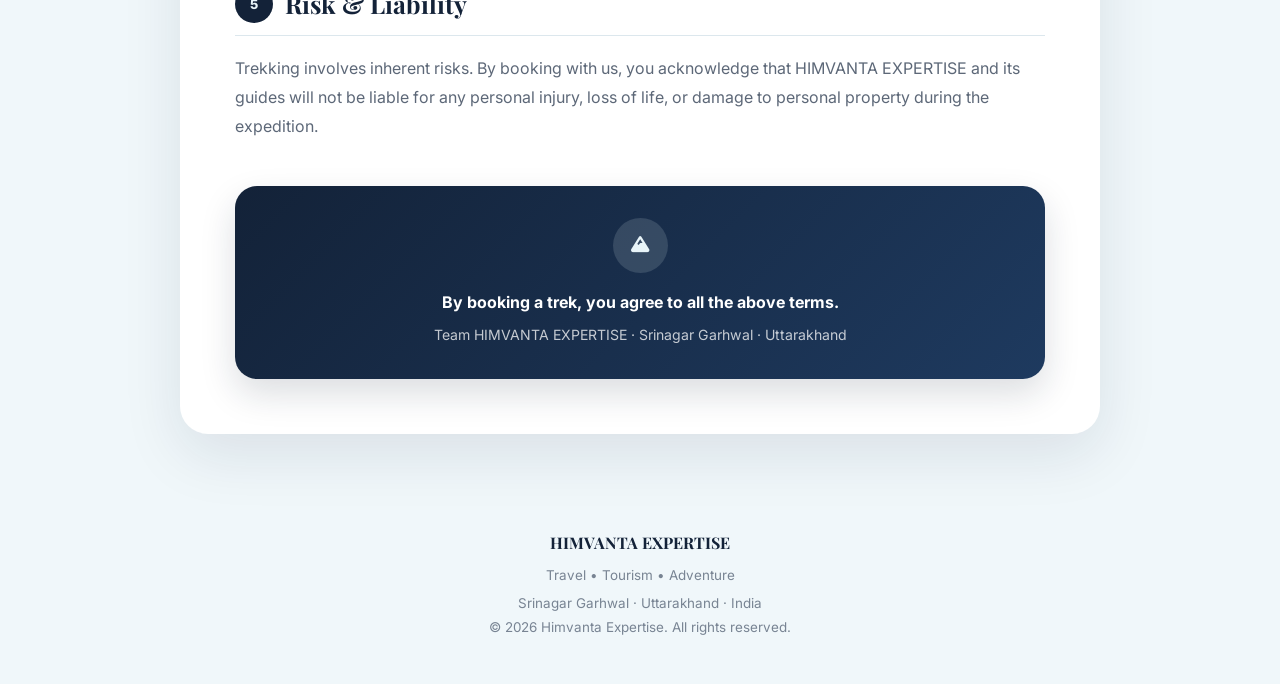
<file: terms.html>
<!DOCTYPE html>
<html lang="en">
<head>
    <meta charset="UTF-8">
    <meta name="viewport" content="width=device-width, initial-scale=1.0">

    <title>Terms & Conditions | Himvanta Expertise</title>

    <link rel="icon" type="image/jpeg" href="assets/LOGO.jpeg">
    <link rel="apple-touch-icon" href="assets/LOGO.jpeg">

    <link rel="stylesheet"
          href="https://cdnjs.cloudflare.com/ajax/libs/font-awesome/6.4.0/css/all.min.css">

    <link href="https://fonts.googleapis.com/css2?family=Inter:wght@300;400;500;600;700;800&family=Playfair+Display:wght@500;600;700;800&display=swap"
          rel="stylesheet">

    <style>

        /* ==========================================================
           HIMVANTA EXPERTISE
           TERMS & CONDITIONS
           Travel • Tourism • Adventure
           ========================================================== */

        * {
            margin: 0;
            padding: 0;
            box-sizing: border-box;
        }

        :root {
            --himvanta-blue: #132238;
            --himvanta-blue-light: #1e3a5f;
            --himvanta-snow: #e8f4f8;
            --himvanta-snow-light: #f0f7fa;

            --text-dark: #172033;
            --text-muted: #5d6878;

            --white: #ffffff;
            --border: #dce7ed;

            --warning-bg: #fff8f0;
            --warning-border: #f2d2ae;
            --warning-text: #a24a0a;

            --font-body: 'Inter', sans-serif;
            --font-heading: 'Playfair Display', serif;
        }

        html {
            scroll-behavior: smooth;
        }

        body {
            font-family: var(--font-body);
            line-height: 1.8;
            color: var(--text-dark);
            background: var(--himvanta-snow-light);
            overflow-x: hidden;
        }

        a {
            text-decoration: none;
            color: inherit;
        }

        /* ==========================================================
           NAVIGATION
           ========================================================== */

        nav {
            height: 82px;
            background: rgba(255, 255, 255, 0.98);

            display: flex;
            align-items: center;
            justify-content: space-between;

            padding: 0 6%;

            box-shadow: 0 3px 20px rgba(19, 34, 56, 0.08);

            position: sticky;
            top: 0;
            z-index: 1000;
        }

        .brand {
            display: inline-flex;
            align-items: center;
            gap: 10px;

            font-family: var(--font-heading);
            font-size: 1.4rem;
            font-weight: 800;

            color: var(--himvanta-blue);
        }

        .brand-icon {
            width: 38px;
            height: 38px;

            display: flex;
            align-items: center;
            justify-content: center;

            background: var(--himvanta-blue);
            color: var(--himvanta-snow);

            border-radius: 50%;

            font-size: 0.95rem;
        }

        .brand span {
            color: var(--himvanta-blue-light);
        }

        .back-link {
            color: var(--himvanta-blue);

            font-size: 0.86rem;
            font-weight: 700;

            letter-spacing: 0.7px;

            transition: 0.3s ease;
        }

        .back-link:hover {
            color: var(--himvanta-blue-light);
        }

        /* ==========================================================
           CONTAINER
           ========================================================== */

        .container {
            width: min(920px, 92%);
            margin: 0 auto;
        }

        /* ==========================================================
           PAGE HEADER
           ========================================================== */

        .terms-header {
            position: relative;
            overflow: hidden;

            padding: 95px 20px 105px;

            text-align: center;

            color: var(--white);

            background:
                linear-gradient(
                    rgba(19, 34, 56, 0.95),
                    rgba(19, 34, 56, 0.98)
                );
        }

        .terms-header::before {
            content: "";

            position: absolute;

            width: 430px;
            height: 430px;

            border: 1px solid rgba(232, 244, 248, 0.12);

            border-radius: 50%;

            top: -230px;
            left: -140px;
        }

        .terms-header::after {
            content: "";

            position: absolute;

            width: 540px;
            height: 540px;

            border: 1px solid rgba(232, 244, 248, 0.08);

            border-radius: 50%;

            right: -200px;
            bottom: -340px;
        }

        .header-content {
            position: relative;
            z-index: 2;
        }

        .header-kicker {
            display: inline-block;

            padding: 8px 18px;
            margin-bottom: 18px;

            border: 1px solid rgba(232, 244, 248, 0.35);
            border-radius: 50px;

            color: var(--himvanta-snow);

            font-size: 0.75rem;
            font-weight: 700;

            letter-spacing: 2px;
            text-transform: uppercase;
        }

        .terms-header h1 {
            font-family: var(--font-heading);

            font-size: clamp(2.6rem, 6vw, 4.4rem);
            line-height: 1.15;

            font-weight: 700;

            margin-bottom: 18px;
        }

        .terms-header h1 span {
            color: var(--himvanta-snow);
        }

        .terms-header p {
            max-width: 650px;
            margin: 0 auto;

            color: rgba(255, 255, 255, 0.82);

            font-size: 1rem;
        }

        .terms-tagline {
            margin-top: 14px !important;

            color: var(--himvanta-snow) !important;

            font-weight: 600;
            letter-spacing: 0.5px;
        }

        /* ==========================================================
           MAIN CONTENT
           ========================================================== */

        main {
            position: relative;
        }

        .content-wrap {
            position: relative;
            z-index: 5;

            margin: -45px auto 60px;

            background: var(--white);

            padding: 55px;

            border-radius: 28px;

            box-shadow:
                0 20px 60px rgba(19, 34, 56, 0.10);
        }

        /* ==========================================================
           POLICY SECTIONS
           ========================================================== */

        .t-section {
            margin-bottom: 45px;
        }

        .t-section h2 {
            display: flex;
            align-items: center;
            gap: 12px;

            color: var(--himvanta-blue);

            font-family: var(--font-heading);

            font-size: 1.55rem;
            line-height: 1.3;

            margin-bottom: 18px;

            padding-bottom: 12px;

            border-bottom: 1px solid var(--border);
        }

        .section-number {
            min-width: 38px;
            height: 38px;

            display: inline-flex;
            align-items: center;
            justify-content: center;

            background: var(--himvanta-blue);

            color: var(--himvanta-snow);

            border-radius: 50%;

            font-family: var(--font-body);

            font-size: 0.82rem;
            font-weight: 800;
        }

        .t-section p {
            color: var(--text-muted);
            margin-bottom: 16px;
        }

        /* ==========================================================
           TERMS LIST
           ========================================================== */

        .t-list {
            list-style: none;
            margin-top: 10px;
        }

        .t-list li {
            position: relative;

            padding-left: 32px;

            margin-bottom: 15px;

            color: var(--text-muted);
        }

        .t-list li i {
            position: absolute;

            left: 0;
            top: 5px;

            color: var(--himvanta-blue-light);

            font-size: 0.95rem;
        }

        /* ==========================================================
           IMPORTANT ALERT
           ========================================================== */

        .important-alert {
            background: var(--warning-bg);

            border: 1px solid var(--warning-border);

            border-left: 5px solid #d97706;

            padding: 27px 28px;

            border-radius: 17px;

            margin: 25px 0;
        }

        .important-alert h4 {
            color: var(--warning-text);

            font-size: 1.02rem;
            font-weight: 800;

            margin-bottom: 9px;
        }

        .important-alert p {
            color: #6f5140;

            margin: 0;
        }

        /* ==========================================================
           AGREEMENT BOX
           ========================================================== */

        .agreement-box {
            padding: 32px;

            border-radius: 22px;

            text-align: center;

            color: var(--white);

            background:
                linear-gradient(
                    135deg,
                    var(--himvanta-blue),
                    var(--himvanta-blue-light)
                );

            box-shadow:
                0 15px 35px rgba(19, 34, 56, 0.15);
        }

        .agreement-icon {
            width: 55px;
            height: 55px;

            margin: 0 auto 15px;

            display: flex;
            align-items: center;
            justify-content: center;

            border-radius: 50%;

            background: rgba(232, 244, 248, 0.14);

            color: var(--himvanta-snow);

            font-size: 1.15rem;
        }

        .agreement-box p:first-of-type {
            color: #ffffff;

            font-size: 1rem;
            font-weight: 700;

            margin-bottom: 5px;
        }

        .agreement-box .team-line {
            color: rgba(255, 255, 255, 0.75);

            font-size: 0.88rem;

            margin: 0;
        }

        /* ==========================================================
           FOOTER
           ========================================================== */

        footer {
            text-align: center;

            padding: 35px 20px 45px;

            color: #788493;

            font-size: 0.84rem;
        }

        .footer-brand {
            color: var(--himvanta-blue);

            font-family: var(--font-heading);

            font-size: 1rem;
            font-weight: 700;

            margin-bottom: 5px;
        }

        .footer-location {
            margin-top: 4px;
        }

        /* ==========================================================
           RESPONSIVE
           ========================================================== */

        @media (max-width: 768px) {

            nav {
                height: 72px;
                padding: 0 5%;
            }

            .brand {
                font-size: 1.2rem;
            }

            .brand-icon {
                width: 34px;
                height: 34px;
            }

            .terms-header {
                padding: 75px 20px 90px;
            }

            .terms-header h1 {
                font-size: 2.7rem;
            }

            .content-wrap {
                padding: 35px 25px;

                margin-top: -35px;

                border-radius: 22px;
            }

            .t-section h2 {
                font-size: 1.35rem;
            }
        }

        @media (max-width: 480px) {

            .container {
                width: 94%;
            }

            nav {
                padding: 0 4%;
            }

            .brand {
                font-size: 1.02rem;
            }

            .brand-icon {
                width: 31px;
                height: 31px;
                font-size: 0.8rem;
            }

            .back-link {
                font-size: 0.72rem;
            }

            .terms-header {
                padding: 60px 18px 75px;
            }

            .terms-header h1 {
                font-size: 2.15rem;
            }

            .terms-header p {
                font-size: 0.9rem;
            }

            .content-wrap {
                padding: 28px 20px;

                margin-top: -28px;
            }

            .t-section {
                margin-bottom: 38px;
            }

            .t-section h2 {
                font-size: 1.18rem;
            }

            .section-number {
                min-width: 33px;
                height: 33px;

                font-size: 0.72rem;
            }

            .important-alert {
                padding: 21px;
            }

            .agreement-box {
                padding: 27px 18px;
            }
        }

    </style>
</head>

<body>


<!-- ==========================================================
     NAVIGATION
     ========================================================== -->

<nav>

    <a href="index.html" class="brand">

        <span class="brand-icon">
            <i class="fas fa-mountain"></i>
        </span>

        Himvanta <span>Expertise</span>

    </a>

    <a href="index.html" class="back-link">
        <i class="fas fa-arrow-left"></i>
        BACK
    </a>

</nav>


<!-- ==========================================================
     HEADER
     ========================================================== -->

<header class="terms-header">

    <div class="container header-content">

        <span class="header-kicker">
            Travel • Tourism • Adventure
        </span>

        <h1>
            Terms & <span>Conditions</span>
        </h1>

        <p>
            Important guidelines for safe, responsible and well-organized
            Himalayan travel with HIMVANTA EXPERTISE.
        </p>

        <p class="terms-tagline">
            Expert-guided Himalayan travel from Srinagar Garhwal
        </p>

    </div>

</header>


<!-- ==========================================================
     TERMS CONTENT
     ========================================================== -->

<main class="container">

    <div class="content-wrap">


        <!-- 1. BOOKING -->

        <div class="t-section">

            <h2>
                <span class="section-number">1</span>
                Booking & Advance Payment
            </h2>

            <ul class="t-list">

                <li>
                    <i class="fas fa-exclamation-circle"></i>

                    <span>
                        <strong>Non-Refundable Advance:</strong>
                        The booking advance amount paid at the time of
                        reservation is <strong>non-refundable</strong> under
                        any circumstances, as it is used to pre-book permits
                        and logistics.
                    </span>
                </li>

                <li>
                    <i class="fas fa-check-circle"></i>

                    <span>
                        Full payment must be cleared as per the timeline
                        discussed during the booking confirmation.
                    </span>
                </li>

            </ul>

        </div>


        <!-- 2. IDENTIFICATION -->

        <div class="t-section">

            <h2>
                <span class="section-number">2</span>
                Mandatory Identification
            </h2>

            <div class="important-alert">

                <h4>
                    <i class="fas fa-id-card"></i>
                    ID Proof is Mandatory
                </h4>

                <p>
                    Every trekker must carry a valid
                    <strong>Original Government ID Proof</strong>
                    (Aadhar Card, Passport, or Voter ID). Without a valid
                    ID, local authorities/forest departments will not grant
                    permits, and HIMVANTA EXPERTISE will not be responsible
                    for missed treks.
                </p>

            </div>

        </div>


        <!-- 3. WEATHER -->

        <div class="t-section">

            <h2>
                <span class="section-number">3</span>
                Weather & Natural Conditions
            </h2>

            <ul class="t-list">

                <li>
                    <i class="fas fa-cloud-sun-rain"></i>

                    <span>
                        <strong>Natural Factors:</strong>
                        HIMVANTA EXPERTISE is not responsible for any
                        changes, delays, or cancellations in the itinerary
                        due to bad weather, landslides, heavy snowfall, or
                        roadblocks.
                    </span>
                </li>

                <li>
                    <i class="fas fa-wallet"></i>

                    <span>
                        Any extra costs incurred due to such natural delays
                        (extra stay, food, or transport) shall be borne by
                        the customer.
                    </span>
                </li>

            </ul>

        </div>


        <!-- 4. LOCAL RULES -->

        <div class="t-section">

            <h2>
                <span class="section-number">4</span>
                Local Rules & Discipline
            </h2>

            <p>
                To maintain the sanctity of the Himalayas and ensure group
                safety, trekkers must:
            </p>

            <ul class="t-list">

                <li>
                    <i class="fas fa-gavel"></i>

                    <span>
                        Follow all <strong>Local Rules</strong> and Forest
                        Department guidelines strictly.
                    </span>
                </li>

                <li>
                    <i class="fas fa-ban"></i>

                    <span>
                        Abstain from the consumption of alcohol, narcotics,
                        or any illegal substances during the trek.
                    </span>
                </li>

                <li>
                    <i class="fas fa-leaf"></i>

                    <span>
                        <strong>Zero Littering:</strong>
                        Do not throw plastic or waste in the mountains.
                        We follow a strict <strong>Leave No Trace</strong>
                        policy.
                    </span>
                </li>

            </ul>

        </div>


        <!-- 5. RISK -->

        <div class="t-section">

            <h2>
                <span class="section-number">5</span>
                Risk & Liability
            </h2>

            <p>
                Trekking involves inherent risks. By booking with us, you
                acknowledge that HIMVANTA EXPERTISE and its guides will not
                be liable for any personal injury, loss of life, or damage
                to personal property during the expedition.
            </p>

        </div>


        <!-- AGREEMENT -->

        <div class="agreement-box">

            <div class="agreement-icon">
                <i class="fas fa-mountain"></i>
            </div>

            <p>
                By booking a trek, you agree to all the above terms.
            </p>

            <p class="team-line">
                Team HIMVANTA EXPERTISE · Srinagar Garhwal · Uttarakhand
            </p>

        </div>

    </div>

</main>


<!-- ==========================================================
     FOOTER
     ========================================================== -->

<footer>

    <div class="footer-brand">
        HIMVANTA EXPERTISE
    </div>

    <p>
        Travel • Tourism • Adventure
    </p>

    <p class="footer-location">
        Srinagar Garhwal · Uttarakhand · India
    </p>

    <p>
        © 2026 Himvanta Expertise. All rights reserved.
    </p>

</footer>


</body>
</html>
</file>
